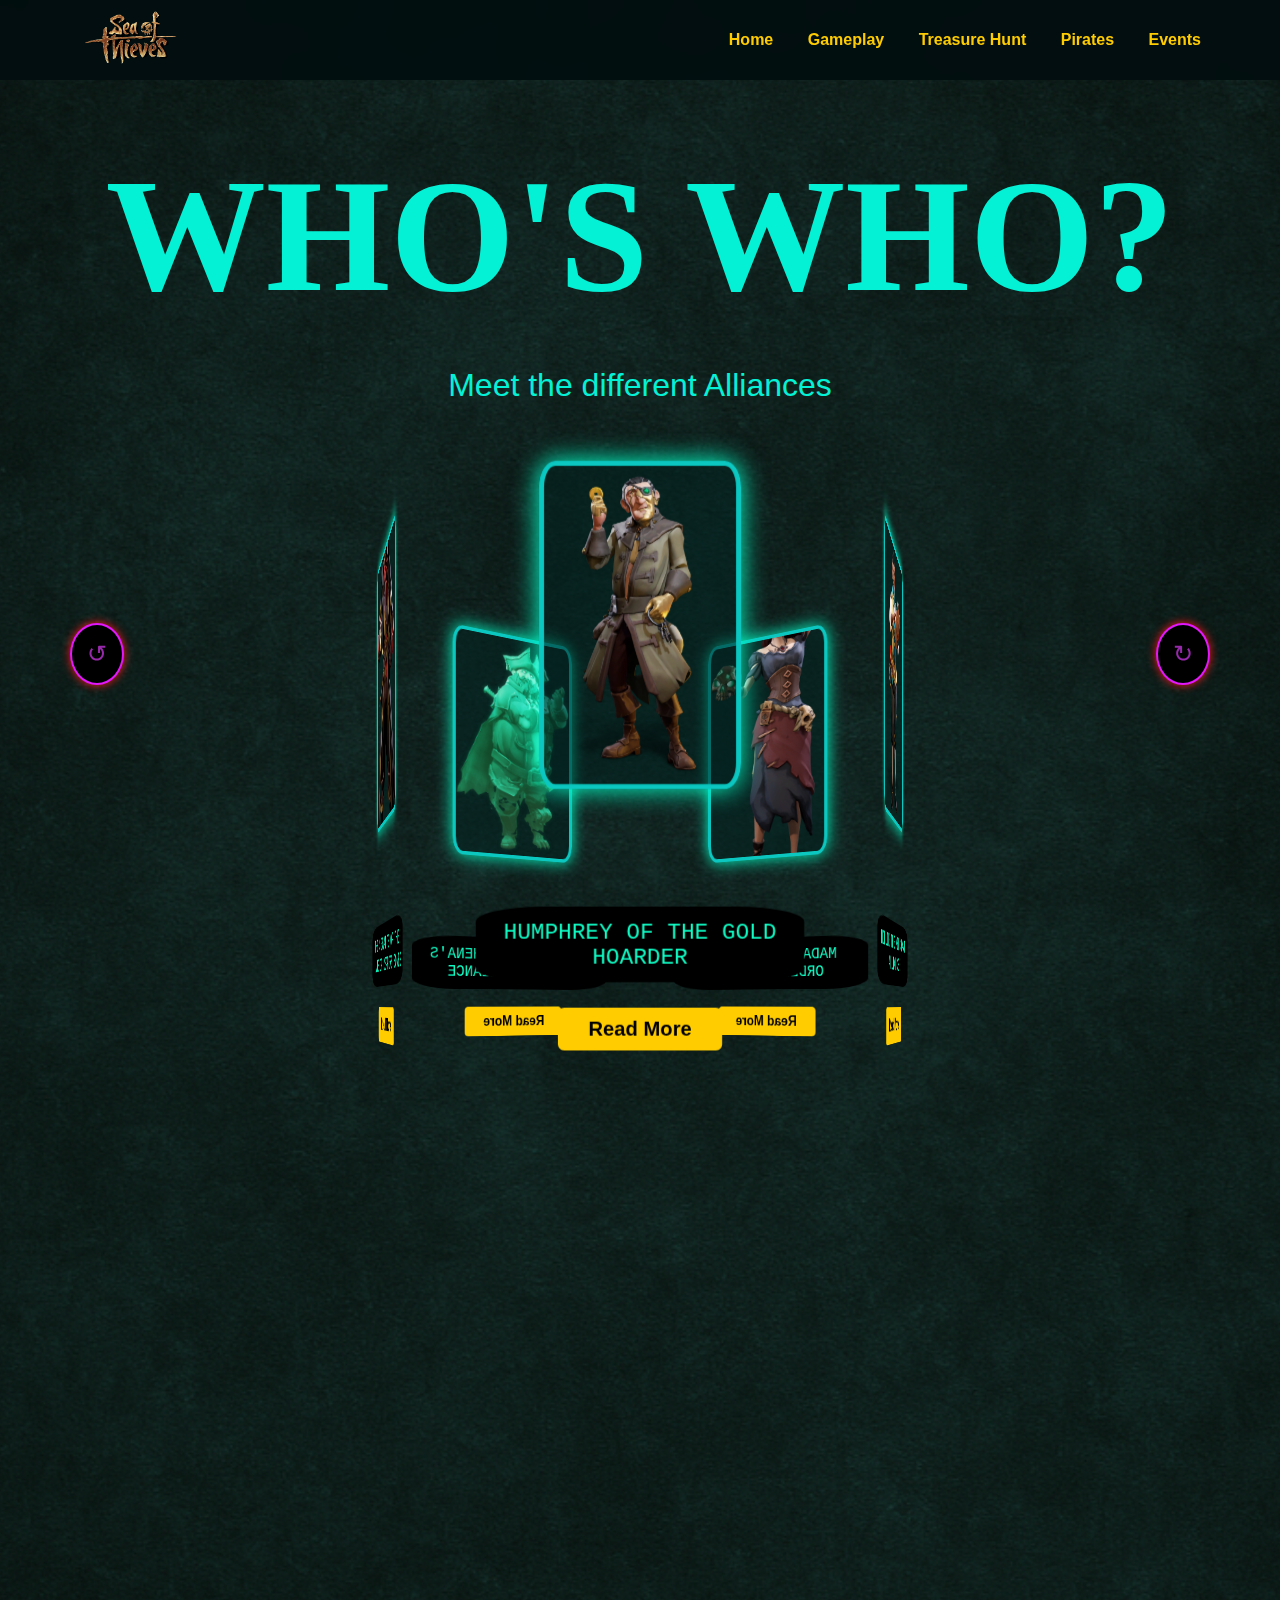
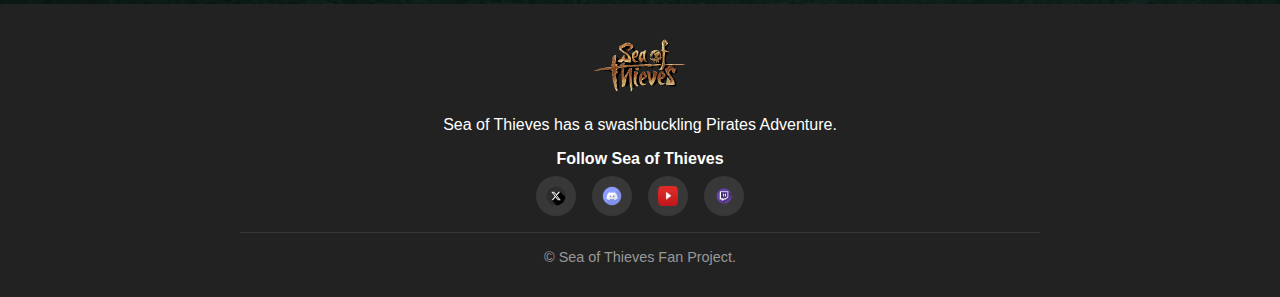
<file: Pirates life/index.html>
<!DOCTYPE html>
<html lang="en">
    <head>
        <meta charset="UTF-8">
        <meta name="viewport" content="width=device-width, initial-scale=1.0">
        <title>Sea of Thieves</title> <!-- Title of the Website -->
        <link rel="icon" type="image/x-icon" href="/Images/Icon.png"> <!-- Icon -->
        <link rel="stylesheet" href="style.css"> <!-- Style CSS -->
        <script src="index.js" defer></script> <!-- JavaScript -->
    </head>
    <body>
        <div class="Wrap">
            <!--HEADER-->
            <header>
            <a href="/index.html">
                <img src="/Images/Logo.png" alt="Sea of Thieves Logo" class="logo">
            </a>
            <nav>
                <ul>
                    <li><a href="/index.html">Home</a></li>
                    <li><a href="/Gameplay/index.html">Gameplay</a></li>
                    <li><a href="/Treasure/index.html">Treasure Hunt</a></li>
                    <li><a href="/Pirates life/index.html">Pirates</a></li>
                    <li><a href="/Events/index.html">Events</a></li>
                </ul>
            </nav>
        </header>
        
<h3 class="h3">WHO'S WHO?</h3>
<p class="subtitle">Meet the different Alliances</p>

        <!--Main-->
        <div class="carousel">
    <div class="ring" id="ring">
        <div class="alien-wrapper">
            <img src="/Images/al-1.png" class="alien" />
            <div class="description">HUMPHREY OF THE GOLD HOARDER</div>
            <a class="read-more" href="https://seaofthieves.fandom.com/wiki/Gold_Hoarders">Read More</a>
        </div>
        <div class="alien-wrapper">
            <img src="/Images/al-2.png" class="alien" />
            <div class="description">MOLLIE THE MERCHANT ALLIANCE</div>
            <a class="read-more" href="https://seaofthieves.fandom.com/wiki/Merchant_Alliance">Read More</a>
        </div>
        <div class="alien-wrapper">
            <img src="/Images/al-3.png" class="alien" />
            <div class="description">MADAME OLIVIA THE ORDER OF SOULS</div>
            <a class="read-more" href="https://seaofthieves.fandom.com/wiki/Order_of_Souls">Read More</a>
        </div>
        <div class="alien-wrapper">
            <img src="/Images/al-4.png" class="alien" />
            <div class="description">PIRATE LORD ATHENA'S FORTUNE ALLIANCE</div>
            <a class="read-more" href="https://seaofthieves.fandom.com/wiki/Athena's_Fortune">Read More</a>
        </div>
        <div class="alien-wrapper">
            <img src="/Images/al-5.png" class="alien" />
            <div class="description">THE SERVANTS OF THE FLAME OF REAPERS BONES</div>
            <a class="read-more" href="https://seaofthieves.fandom.com/wiki/Reaper's_Bones">Read More</a>
        </div>
    </div>
    <button onclick="rotateRing(-1)" class="omni-btn left">&#8634;</button>
    <button onclick="rotateRing(1)" class="omni-btn right">&#8635;</button>
</div>


        <!--FOOTER-->
        <footer>
            <div class="footer-container">
                <div class="footer-logo">
                    <img src="/Images/Logo.png" alt="Sea of Thieves Logo">
                </div>
                <div class="footer-content">
                    <p>Sea of Thieves has a swashbuckling Pirates Adventure.</p>
                    <h4>Follow Sea of Thieves</h4>
                    <div class="social-icons">
                        <a href="https://x.com/SeaOfThieves" class="social-icon">
                            <img src="/Images/twtt-logo.png" alt="Twitter">
                        </a>
                        <a href="https://discord.com/invite/MXGC8JAGyH" class="social-icon">
                            <img src="/Images/dc-logo.png" alt="Discord">
                        </a>
                        <a href="https://www.youtube.com/@SeaOfThieves" class="social-icon">
                            <img src="/Images/yt-logo.png" alt="YouTube">
                        </a>
                        <a href="https://www.twitch.tv/seaofthieves" class="social-icon">
                            <img src="/Images/twitch-logo.png" alt="Twitch">
                        </a>
                    </div>
                    <p class="footer-bot">&copy; Sea of Thieves Fan Project.</p>
                </div>
            </div>
        </footer>
        </div>
    </body>
</html>
</file>
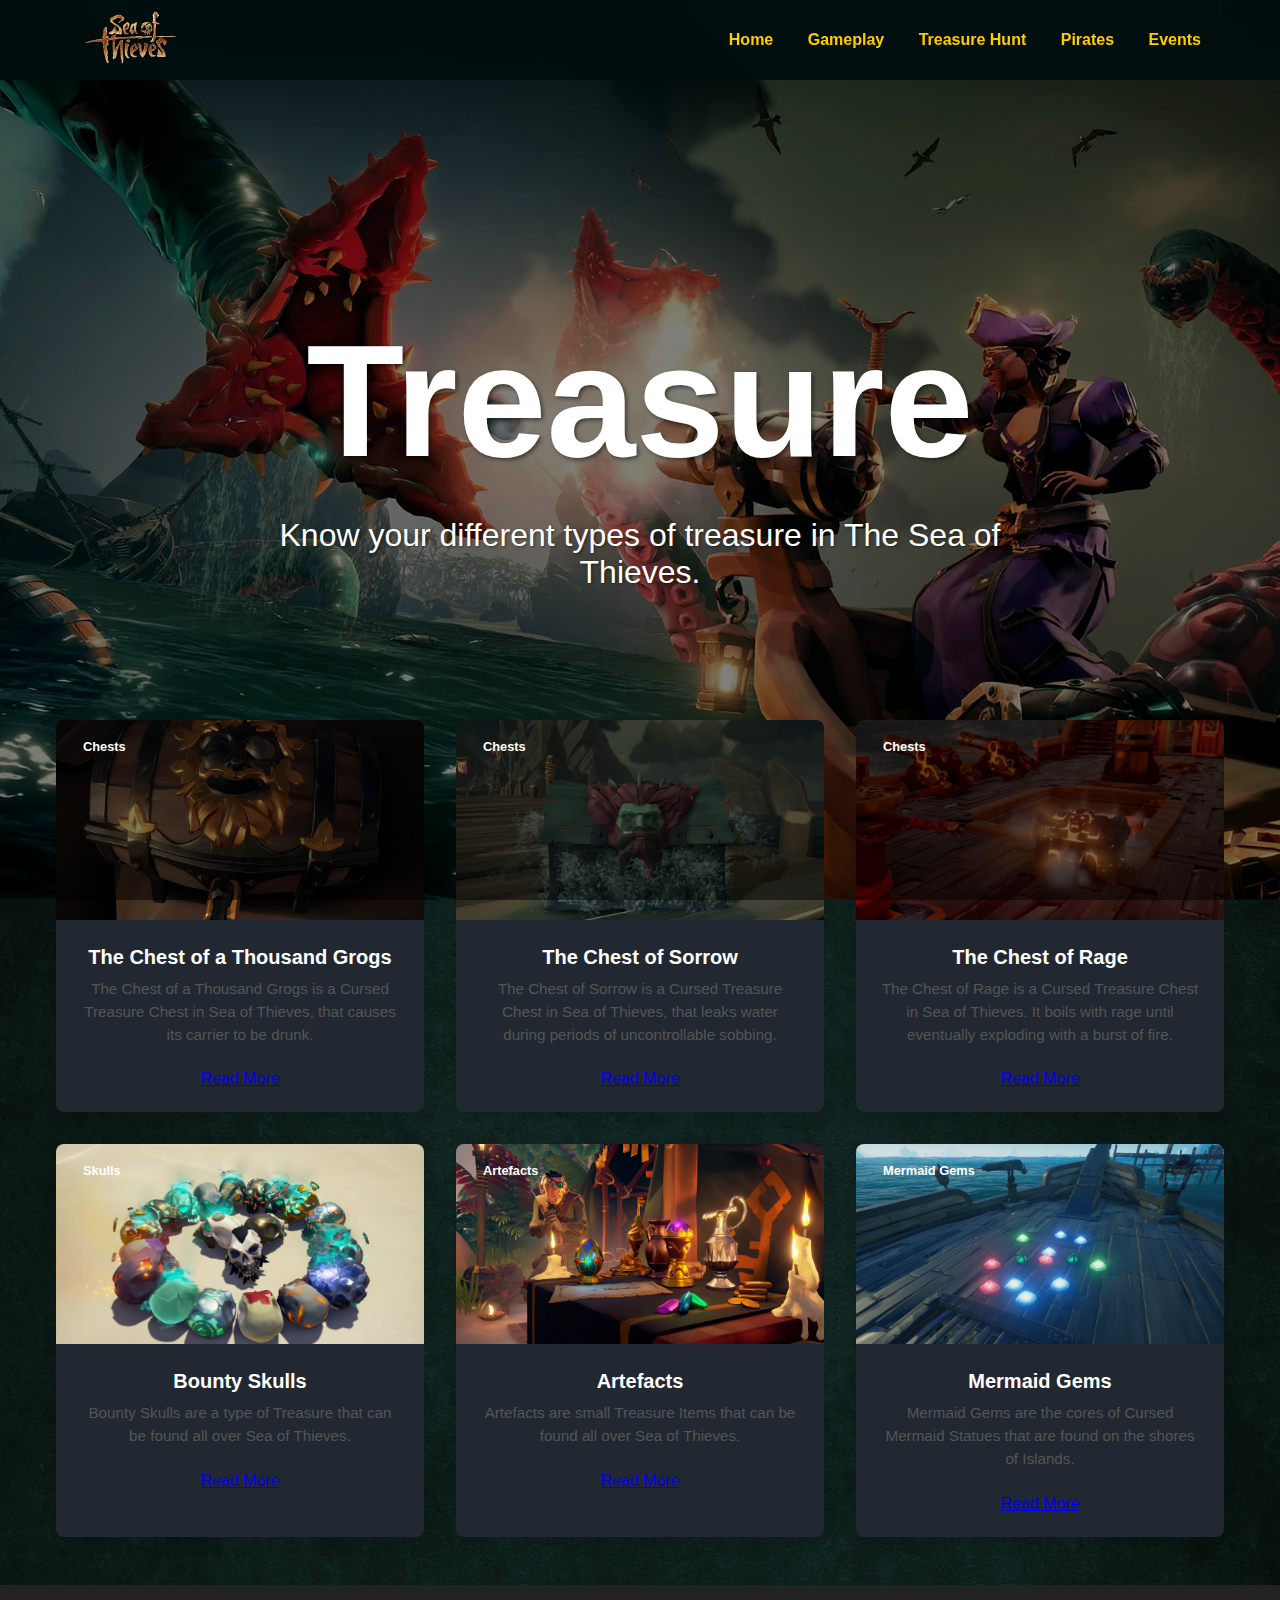
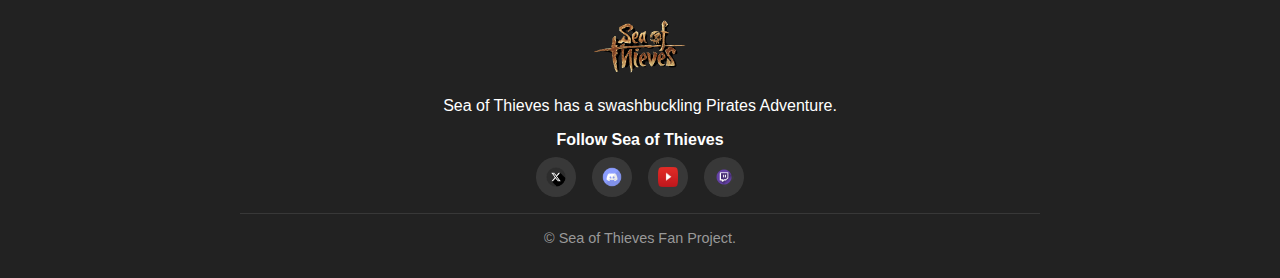
<file: Treasure/index.html>
<!DOCTYPE html>
<html lang="en">
    <head>
        <meta charset="UTF-8">
        <meta name="viewport" content="width=device-width, initial-scale=1.0">
        <title>Sea of Thieves</title> <!-- Title of the Website -->
        <link rel="icon" type="image/x-icon" href="/Images/Icon.png"> <!-- Icon -->
        <link rel="stylesheet" href="style.css"> <!-- Style CSS -->
        <script src="index.js" defer></script> <!-- JavaScript -->
    </head>
    <body>
        <div class="Wrap">
            <!--HEADER-->
            <header>
            <a href="/index.html">
                <img src="/Images/Logo.png" alt="Sea of Thieves Logo" class="logo">
            </a>
            <nav>
                <ul>
                    <li><a href="/index.html">Home</a></li>
                    <li><a href="/Gameplay/index.html">Gameplay</a></li>
                    <li><a href="/Treasure/index.html">Treasure Hunt</a></li>
                    <li><a href="/Pirates life/index.html">Pirates</a></li>
                    <li><a href="/Events/index.html">Events</a></li>
                </ul>
            </nav>
        </header>
        
        <!--Main-->
        <!--Banner-->
        <main> 
        <div class="Treasure-banner"> 
            <img src="/Images/news-bg.png" alt="Treasure Banner" class="banner-image"> 
            <div class="banner-content"> 
                <h1 class="page-title">Treasure</h1> 
                <p class="page-subtitle">Know your different types of treasure in The Sea of Thieves.</p> <!-- Subtitle text -->
            </div>
        </div>
        <div class="tre-container">
            <div class="tre-grid"> <!--template that howlds the content-->
                
                <!-- Treasure Item 1 -->
                <div class="tre-card"> <!-- A card container for each item -->
                    <div class="tre-image"> <!-- Container for the image and category label -->
                        <span class="tre-category">Chests</span> <!-- Label showing the category of this item -->
                        <img src="/Images/t1.png" alt="Chest"> <!-- The featured image for this item -->
                    </div>
                    <div class="tre-content"> <!-- Container for the text content of the card -->
                        <h3 class="tre-title">The Chest of a Thousand Grogs</h3> <!-- Title of the item (empty in this case) -->
                        <p class="tre-excerpt">The Chest of a Thousand Grogs is a Cursed Treasure Chest in Sea of Thieves, that causes its carrier to be drunk.</p> <!-- Brief summary of the -->
                        <a href="https://seaofthieves.fandom.com/wiki/Chest_of_a_Thousand_Grogs" class="read-more">Read More</a> <!-- Link to read the full article -->
                    </div>
                </div>

                <!-- Treasure Item 2 -->
                <div class="tre-card"> <!-- Another  card container -->
                    <div class="tre-image"> <!-- Image and category container -->
                        <span class="tre-category">Chests</span> <!-- Category label for this  item -->
                        <img src="/Images/t2.png" alt="Chest"> <!-- image -->
                    </div>
                    <div class="tre-content"> <!-- Text content container -->
                        <h3 class="tre-title">The Chest of Sorrow</h3> <!-- title -->
                        <p class="tre-excerpt">The Chest of Sorrow is a Cursed Treasure Chest in Sea of Thieves, that leaks water during periods of uncontrollable sobbing.</p> <!-- summary -->
                        <a href="https://seaofthieves.fandom.com/wiki/Chest_of_Sorrow" class="read-more">Read More</a> <!-- Link to full article -->
                    </div>
                </div>

                <!-- Treasure Item 3 -->
                <div class="tre-card"> <!-- Another card container -->
                    <div class="tre-image"> <!-- Image and category container -->
                        <span class="tre-category">Chests</span> <!-- Category label -->
                        <img src="/Images/t4.png" alt="Chest"> <!-- image -->
                    </div>
                    <div class="tre-content"> <!-- Text content container -->
                        <h3 class="tre-title">The Chest of Rage</h3> <!-- title -->
                        <p class="tre-excerpt">The Chest of Rage is a Cursed Treasure Chest in Sea of Thieves. It boils with rage until eventually exploding with a burst of fire.</p> <!-- Longer summary -->
                        <a href="https://seaofthieves.fandom.com/wiki/Chest_of_Rage" class="read-more">Read More</a> <!-- Link to full article -->
                    </div>
                </div>

                <!-- Treasure Item 4 -->
                <div class="tre-card"> <!-- Another card container -->
                    <div class="tre-image"> <!-- Image and category container -->
                        <span class="tre-category">Skulls</span> <!-- Category label -->
                        <img src="/Images/t3.png" alt="Skull"> <!-- image -->
                    </div>
                    <div class="tre-content"> <!-- Text content container -->
                        <h3 class="tre-title">Bounty Skulls</h3> <!-- title --> 
                        <p class="tre-excerpt">Bounty Skulls are a type of Treasure that can be found all over Sea of Thieves.</p> <!-- summary -->
                        <a href="https://seaofthieves.fandom.com/wiki/Bounty_Skulls" class="read-more">Read More</a> <!-- Link to full article -->
                    </div>
                </div>

                <!-- Treasure Item 5 -->
                <div class="tre-card"> <!-- Another  card container -->
                    <div class="tre-image"> <!-- Image and category container -->
                        <span class="tre-category">Artefacts</span> <!-- Category label -->
                        <img src="/Images/t5.png" alt="Artefacts"> <!-- image -->
                    </div>
                    <div class="tre-content"> <!-- Text content container -->
                        <h3 class="tre-title">Artefacts</h3> <!-- title -->
                        <p class="tre-excerpt">Artefacts are small Treasure Items that can be found all over Sea of Thieves.</p> <!--  summary -->
                        <a href="https://seaofthieves.fandom.com/wiki/Artefacts" class="read-more">Read More</a> <!-- Link to full article -->
                    </div>
                </div>

                <!-- Treasure Item 6 -->
                <div class="tre-card"> <!-- Another card container -->
                    <div class="tre-image"> <!-- Image and category container -->
                        <span class="tre-category">Mermaid Gems</span> <!-- Category label -->
                        <img src="/Images/t6.png" alt="Mermaid Gems"> <!-- image -->
                    </div>
                    <div class="tre-content"> <!-- Text content container -->
                        <h3 class="tre-title">Mermaid Gems</h3> <!-- title -->
                        <p class="tre-excerpt">Mermaid Gems are the cores of Cursed Mermaid Statues that are found on the shores of Islands.</p> <!-- summary -->
                        <a href="https://seaofthieves.fandom.com/wiki/Mermaid_Gems" class="read-more">Read More</a> <!-- Link to full article -->
                    </div>
                </div>
            </div>
        </div>


        <!--FOOTER-->
        <footer>
            <div class="footer-container">
                <div class="footer-logo">
                    <img src="/Images/Logo.png" alt="Sea of Thieves Logo">
                </div>
                <div class="footer-content">
                    <p>Sea of Thieves has a swashbuckling Pirates Adventure.</p>
                    <h4>Follow Sea of Thieves</h4>
                    <div class="social-icons">
                        <a href="https://x.com/SeaOfThieves" class="social-icon">
                            <img src="/Images/twtt-logo.png" alt="Twitter">
                        </a>
                        <a href="https://discord.com/invite/MXGC8JAGyH" class="social-icon">
                            <img src="/Images/dc-logo.png" alt="Discord">
                        </a>
                        <a href="https://www.youtube.com/@SeaOfThieves" class="social-icon">
                            <img src="/Images/yt-logo.png" alt="YouTube">
                        </a>
                        <a href="https://www.twitch.tv" class="social-icon">
                            <img src="/Images/twitch-logo.png" alt="Twitch">
                        </a>
                    </div>
                    <p class="footer-bot">&copy; Sea of Thieves Fan Project.</p>
                </div>
            </div>
        </footer>


        </div>
    </body>
</html>
</file>
<file: Pirates life/style.css>
/*********************
   1.General style
**********************/
html, body {
    height: auto;
    margin: 0;
    padding: 0;
}

main {
    min-height: 100vh; 
    width: 100%;
    background-image: url(/Images/texturebg.png);
    background-position: center;
    background-size: cover;
    background-repeat: no-repeat;
}

body {
    font-family: Arial, sans-serif;
    background-image: url(/Images/texturebg.png);
    background-position: center;
    background-size: cover;
    background-repeat: no-repeat;
    margin: 0;
    padding: 0;
    color: #ffffff;
    text-align: center;
    display: flex;
    flex-direction: column;
    min-height: 100vh;
}

header {
    background-color: #222831;
    padding: 20px;
}   

nav ul {
    list-style: none;
    padding: 0;
}

nav ul li {
    display: inline;
    margin: 0 15px;
}

nav ul li a {
    color: #ffcc00;
    text-decoration: none;
    font-weight: bold;
}

* {
    margin: 0;                  
    padding: 0;                 
    box-sizing: border-box;     
}

/*********************
   2.Logo and header
**********************/
header {
    background-color: rgba(1, 13, 15, 0.897);
    color: var(--text-light);
    position: sticky;
    top: 0;
    z-index: 1000;
    display: flex;
    justify-content: space-between;
    align-items: center;
    padding: 0.5rem 5%;
    box-shadow: 0 2px 10px rgba(0, 0, 0, 0);
    width: 100%;
    backdrop-filter: blur(10px);
}

.logo-container {
    height: 60px;
    display: flex;
    align-items: center;
}

.logo {
    height: 60px;
    width: auto;
}

h3 {
    font-family: 'Times New Roman', Times, serif;
    font-size: 10rem;
    padding-top: 5%;
    position: center;
    color: #05f1d6;
}

.subtitle {
    font-size: 2rem;
    padding-top: 3%;
    position: center;
    color: #05f1d6;
}

/*********************
      Carousel
**********************/
/* Container setup */
.carousel {
    width: 1000px;
    height: 1000px;
    margin: 100px auto;
    perspective: 1200px;
    border-radius: 50%;
}

/* Rotating Ring */
.ring {
    width: 100%;
    height: 100%;
    position: absolute;
    top: 20%;
    left: 50%;
    transform: translate(-50%, -50%) rotateY(0deg);
    transform-style: preserve-3d;
    transition: transform 1s ease;
}

/* Alien Wrapper */
.alien-wrapper {
    position: absolute;
    top: 50%;
    left: 50%;
    width: 130px;
    transform-style: preserve-3d;
    text-align: center;
}

/* Positioning Wrappers in Carousel */
.ring .alien-wrapper:nth-child(1) { transform: translate(-50%, -50%) rotateY(0deg) translateZ(250px); }
.ring .alien-wrapper:nth-child(2) { transform: translate(-50%, -50%) rotateY(72deg) translateZ(250px); }
.ring .alien-wrapper:nth-child(3) { transform: translate(-50%, -50%) rotateY(144deg) translateZ(250px); }
.ring .alien-wrapper:nth-child(4) { transform: translate(-50%, -50%) rotateY(216deg) translateZ(250px); }
.ring .alien-wrapper:nth-child(5) { transform: translate(-50%, -50%) rotateY(288deg) translateZ(250px); }

/* Alien Image */
.alien {
    width: 160px;
    height: 260px;
    position: absolute;
    top: 50%;
    left: 50%;
    transform: translate(-50%, -50%);
    border-radius: 8%;
    border: 4px solid rgb(11, 199, 192);
    background: rgba(2, 35, 33, 0.558);
    object-fit: cover;
    box-shadow: 0 0 20px rgb(4, 255, 201);
}

/* Description */
.description {
    background-color: #000000;
    border-radius: 20%;
    margin-top: 35rem;
    color: rgb(15, 254, 198);
    font-size: 18px;
    font-family: monospace, monospace;
    position: absolute;
    width: 260px;
    left: 50%;
    transform: translateX(-50%);
    padding: 10px;
}

/* Read More Button */
.read-more {
    display: block;
    margin-top: 40rem;
    padding: 8px 15px;
    background-color: #ffcc00;
    color: #000;
    text-decoration: none;
    font-weight: bold;
    border-radius: 5px;
    transition: background-color 0.3s ease-in-out;
}

/* Hover Effect */
.read-more:hover {
    background-color: #d4a200;
}
  
  /* Control buttons */
  .omni-btn {
    position: absolute;
    top: 15%;
    transform: translateY(-50%);
    background: black;
    color:  rgb(151, 41, 171);
    border: 2px solid rgb(225, 24, 252);
    padding: 15px;
    border-radius: 50%;
    font-size: 24px;
    cursor: pointer;
    box-shadow: 0 0 10px rgb(252, 24, 24);
    transition: background 0.3s, transform 0.3s;
  }
  
  .omni-btn:hover {
    background: rgb(225, 24, 252);
    color: black;
    transform: translateY(-50%) scale(1.1);
  }
  
  .left { left: -70px; }
  .right { right: -70px; }
  
  
/*********************
 5.   Footer
**********************/
footer {
    background-color: #222;
    color: var(--text-light);
    padding: 2rem;
    width: 100%;
    height: auto;
}

.footer-container {
    display: flex;
    flex-direction: column;
    align-items: center;
    text-align: center;
}

.footer-logo img {
    height: 60px;
    width: auto;
    margin-bottom: 1rem;
}

.footer-content {
    max-width: 800px;
    width: 100%;
}

.footer-content h4 {
    margin-top: 1rem;
    margin-bottom: 0.5rem;
}

.social-icons {
    display: flex;
    justify-content: center;
    gap: 1rem;
    margin-bottom: 1rem;
}

.social-icon {
    display: flex;
    align-items: center;
    justify-content: center;
    width: 40px;
    height: 40px;
    background-color: rgba(255, 255, 255, 0.1);
    border-radius: 50%;
    transition: all 0.3s ease;
}

.social-icon:hover {
    background-color: var(--primary-color);
    transform: translateY(-3px);
}

.social-icon img {
    width: 20px;
    height: 20px;
}

.footer-bot {
    text-align: center;
    padding-top: 1rem;
    border-top: 1px solid rgba(255, 255, 255, 0.1);
    font-size: 0.9rem;
    color: #999;
}
</file>
<file: Treasure/style.css>
/*********************
   1.General style
**********************/
html, body {
    height: 100%;
    margin: 0;
    padding: 0;
}

main {
    min-height: 100vh; 
    width: 100%;
    background-image: url(/Images/texturebg.png);
    background-position: center;
    background-size: cover;
    background-repeat: no-repeat;
}

body {
    font-family: Arial, sans-serif;
    background-image: url(/Images/texturebg.png);
    background-position: center;
    background-size: cover;
    background-repeat: no-repeat;
    margin: 0;
    padding: 0;
    color: #ffffff;
    text-align: center;
    display: flex;
    flex-direction: column;
    min-height: 100vh;
}

header {
    background-color: #222831;
    padding: 20px;
}   

nav ul {
    list-style: none;
    padding: 0;
}

nav ul li {
    display: inline;
    margin: 0 15px;
}

nav ul li a {
    color: #ffcc00;
    text-decoration: none;
    font-weight: bold;
}

* {
    margin: 0;                  
    padding: 0;                 
    box-sizing: border-box;     
}

/*********************
   2.Logo and header
**********************/
header {
    background-color: rgba(1, 13, 15, 0.897);
    color: var(--text-light);
    position: sticky;
    top: 0;
    z-index: 1000;
    display: flex;
    justify-content: space-between;
    align-items: center;
    padding: 0.5rem 5%;
    box-shadow: 0 2px 10px rgba(0, 0, 0, 0);
    width: 100%;
    backdrop-filter: blur(10px);
}

.logo-container {
    height: 60px;
    display: flex;
    align-items: center;
}

.logo {
    height: 60px;
    width: auto;
}
/*********************
 3.  Treasure cards
**********************/
.hero-banner {
    position: relative;        /* Sets positioning context for children */
    width: 100%;               /* Makes banner full width */
    height: 400px;             /* Sets banner height */
    overflow: hidden;          /* Hides any overflowing content */
}

.banner-image {
    position: absolute;        /* Positions image absolutely within container */
    top: 0;                    /* Aligns to top */
    left: 0;                   /* Aligns to left */
    width: 100%;               /* Makes image full width */
    height: 100%;              /* Makes image full height */
    object-fit: cover;         /* Makes image cover area without distortion */
    z-index: 0;                /* Positions image behind content */
}

.banner-content {
    position: absolute;        /* Positions content absolutely */
    top: 0;                    /* Aligns to top */
    left: 0;                   /* Aligns to left */
    width: 100%;               /* Makes content full width */
    height: 100%;              /* Makes content full height */
    display: flex;             /* Uses flexbox for layout */
    flex-direction: column;    /* Stacks content vertically */
    justify-content: center;   /* Centers content vertically */
    align-items: center;       /* Centers content horizontally */
    z-index: 1;                /* Positions content above image */
    background: rgba(0, 0, 0, 0.5); /* Adds semi-transparent dark overlay */
    color: var(--text-light);  /* Makes text light colored */
    padding: 0 5%;             /* Adds horizontal padding */
    text-align: center;        /* Centers text */
}

.page-title {
    font-size: 10rem;           /* Sets large font size */
    color: var(--text-light);  /* Makes title light colored */
    margin-bottom: 1rem;       /* Adds space below title */
    text-shadow: 2px 2px 4px rgba(0, 0, 0, 0.5); /* Adds shadow to text */
    position: relative;        /* Sets positioning context */
    padding-bottom: 0.5rem;    /* Adds padding below */
}

.page-title:after {
    content: '';               /* Creates pseudo-element */
    position: absolute;        /* Positions absolutely */
    width: 100px;              /* Sets width of underline */
    height: 4px;               /* Sets height of underline */
    background-color: var(--primary-color); /* Colors underline */
    bottom: 0;                 /* Aligns to bottom */
    left: 50%;                 /* Centers horizontally */
    transform: translateX(-50%); /* Adjusts for true centering */
}

.page-subtitle {
    font-size: 2rem;
    color: var(--text-light);  /* Makes subtitle light colored */
    max-width: 800px;          /* Limits width */
    margin: 0 auto;            /* Centers horizontally */
    text-shadow: 1px 1px 3px rgba(0, 0, 0, 0.5); /* Adds shadow to text */
}

/* === NEWS CONTENT === */
.tre-container {
    max-width: 1200px;         /* Limits width of container */
    margin: 3rem auto;         /* Centers horizontally with space top/bottom */
    margin-top: 50%;
    padding: 0 1rem;           /* Adds horizontal padding */
}

.tre-filter {
    display: flex;             /* Uses flexbox for layout */
    flex-wrap: wrap;           /* Allows items to wrap to next line */
    gap: 1rem;                 /* Adds space between items */
    margin-bottom: 2rem;       /* Adds space below filter */
    justify-content: center;   /* Centers items horizontally */
}

.filter-btn {
    padding: 0.5rem 1.5rem;    /* Adds padding inside buttons */
    background-color: var(--background-dark); /* Makes buttons dark */
    color: var(--text-light);  /* Makes button text light */
    border: none;              /* Removes border */
    border-radius: 4px;        /* Rounds corners */
    cursor: pointer;           /* Shows pointer on hover */
    font-size: 0.9rem;         /* Sets font size */
    font-weight: 600;          /* Makes text semi-bold */
    transition: all var(--transition-speed); /* Animates changes */
}

.filter-btn:hover, .filter-btn.active {
    background-color: var(--primary-color); /* Changes color on hover/active */
    transform: translateY(-3px); /* Moves button up slightly */
}

.tre-grid {
    display: grid;             /* Uses CSS grid for layout */
    grid-template-columns: repeat(auto-fill, minmax(350px, 1fr)); /* Creates responsive columns */
    gap: 2rem;                 /* Adds space between grid items */
}

.tre-card {
    background-color: #222831;   /* Makes card background white */
    border-radius: 8px;        /* Rounds corners */
    overflow: hidden;          /* Hides any overflowing content */
    box-shadow: 0 5px 15px rgba(0, 0, 0, 0.1); /* Adds subtle shadow */
    transition: transform var(--transition-speed), box-shadow var(--transition-speed); /* Animates changes */
}

.tre-card:hover {
    transform: translateY(-5px); /* Moves card up on hover */
    box-shadow: 0 10px 25px rgba(0, 0, 0, 0.2); /* Increases shadow on hover */
}

.tre-image {
    height: 200px;             /* Sets image area height */
    overflow: hidden;          /* Hides overflowing image parts */
    position: relative;        /* Sets positioning context */
}

.tre-image img {
    width: 100%;               /* Makes image full width */
    height: 100%;              /* Makes image full height */
    object-fit: cover;         /* Makes image cover area without distortion */
    transition: transform 0.5s; /* Animates image scaling */
}

.tre-card:hover .news-image img {
    transform: scale(1.05);    /* Slightly enlarges image on hover */
}

.tre-category {
    position: absolute;        /* Positions category label absolutely */
    top: 15px;                 /* Sets distance from top */
    left: 15px;                /* Sets distance from left */
    background-color: var(--primary-color); /* Colors label */
    color: white;              /* Makes text white */
    padding: 0.25rem 0.75rem;  /* Adds padding inside label */
    border-radius: 20px;       /* Makes rounded pill shape */
    font-size: 0.8rem;         /* Sets smaller font size */
    font-weight: 600;          /* Makes text semi-bold */
    z-index: 1;                /* Ensures it's above the image */
}

.tre-content {
    padding: 1.5rem;           /* Adds padding inside content area */
}

.tre-title {
    font-size: 1.25rem;        /* Sets title font size */
    margin-bottom: 0.5rem;     /* Adds space below title */
    line-height: 1.3;          /* Sets line spacing */
}

.tre-date {
    color: #777;               /* Makes date gray colored */
    font-size: 0.9rem;         /* Sets smaller font size */
    margin-bottom: 0.75rem;    /* Adds space below date */
    display: block;            /* Makes date a block element */
}

.tre-excerpt {
    margin-bottom: 1.5rem;     /* Adds space below excerpt */
    color: #555;               /* Makes text dark gray */
    font-size: 0.95rem;        /* Sets font size */
    line-height: 1.5;          /* Sets line spacing */
}

.pagination {
    display: flex;             /* Uses flexbox for layout */
    justify-content: center;   /* Centers items horizontally */
    margin-top: 3rem;          /* Adds space above */
    margin-bottom: 3rem;       /* Adds space below */
    gap: 0.5rem;               /* Adds space between items */
}

.page-btn {
    width: 40px;               /* Sets button width */
    height: 40px;              /* Sets button height */
    display: flex;             /* Uses flexbox for layout */
    align-items: center;       /* Centers items vertically */
    justify-content: center;   /* Centers items horizontally */
    border-radius: 50%;        /* Makes circular buttons */
    background-color: white;   /* Makes background white */
    color: var(--text-dark);   /* Makes text dark */
    box-shadow: 0 2px 5px rgba(0, 0, 0, 0.1); /* Adds subtle shadow */
    cursor: pointer;           /* Shows pointer on hover */
    transition: all var(--transition-speed); /* Animates changes */
}

.page-btn:hover, .page-btn.active {
    background-color: var(--primary-color); /* Changes color on hover/active */
    color: white;              /* Makes text white */
}

.page-btn.prev, .page-btn.next {
    width: auto;               /* Allows width to fit content */
    padding: 0 1rem;           /* Adds horizontal padding */
    border-radius: 20px;       /* Makes rounded pill shape */
}

.page-btn.disabled {
    cursor: not-allowed;       /* Shows "not allowed" cursor */
    opacity: 0.5;              /* Makes button semi-transparent */
}

.page-btn.disabled:hover {
    background-color: white;   /* Prevents hover effect when disabled */
    color: var(--text-dark);   /* Keeps text dark */
}



/*********************
 5.   Footer
**********************/
footer {
    background-color: #222;
    color: var(--text-light);
    padding: 2rem;
    width: 100%;
    height: auto;
}

.footer-container {
    display: flex;
    flex-direction: column;
    align-items: center;
    text-align: center;
}

.footer-logo img {
    height: 60px;
    width: auto;
    margin-bottom: 1rem;
}

.footer-content {
    max-width: 800px;
    width: 100%;
}

.footer-content h4 {
    margin-top: 1rem;
    margin-bottom: 0.5rem;
}

.social-icons {
    display: flex;
    justify-content: center;
    gap: 1rem;
    margin-bottom: 1rem;
}

.social-icon {
    display: flex;
    align-items: center;
    justify-content: center;
    width: 40px;
    height: 40px;
    background-color: rgba(255, 255, 255, 0.1);
    border-radius: 50%;
    transition: all 0.3s ease;
}

.social-icon:hover {
    background-color: var(--primary-color);
    transform: translateY(-3px);
}

.social-icon img {
    width: 20px;
    height: 20px;
}

.footer-bot {
    text-align: center;
    padding-top: 1rem;
    border-top: 1px solid rgba(255, 255, 255, 0.1);
    font-size: 0.9rem;
    color: #999;
}
</file>
